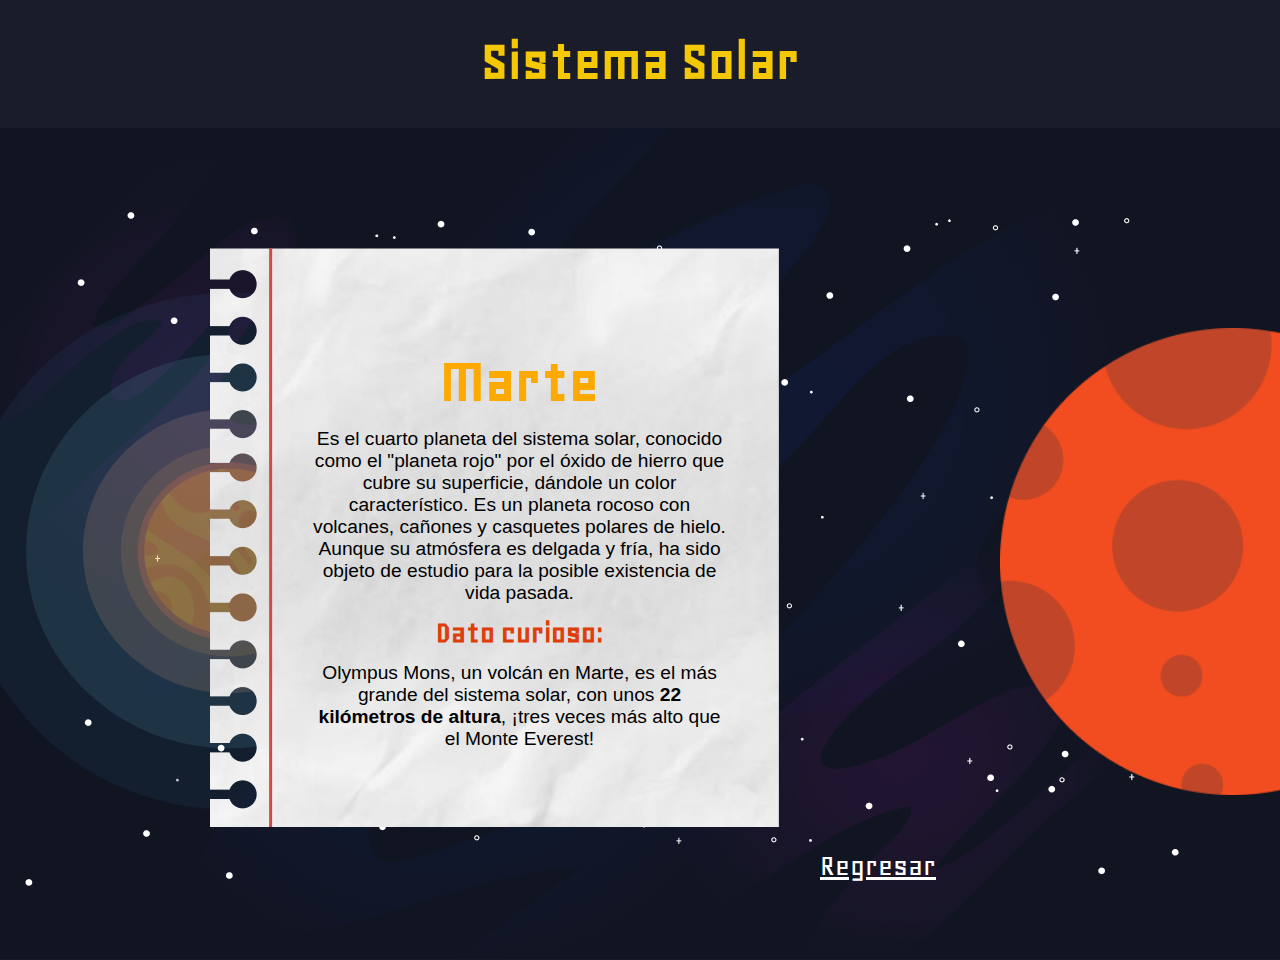
<file: planets/mars.html>
<!DOCTYPE html>
<html lang="en">
<head>
    <meta charset="UTF-8">
    <meta name="viewport" content="width=device-width, initial-scale=1.0">
    <title>Sistema solar-Marte</title>
    <link rel="shortcut icon" href="/assets/img/Marte.png" type="image/x-icon">
    <link rel="shortcut icon" href="assets/ico/sistema-solar.png" type="image/x-icon">
    <link rel="preconnect" href="https://fonts.googleapis.com">
    <link rel="preconnect" href="https://fonts.gstatic.com" crossorigin>
    <link href="https://fonts.googleapis.com/css2?family=Geo:ital@0;1&display=swap" rel="stylesheet">
    <link rel="stylesheet" href="/planets/venus.css">
    <link rel="stylesheet" href="https://cdnjs.cloudflare.com/ajax/libs/animate.css/4.1.1/animate.min.css"/>
</head>
    <header>
        <div class="header--title">
        <h1>Sistema Solar</h1>
        </div>
    </header>
    <main>
        <section class="planets--universe">
            <div class="planets--funfacts">
                <h2>Marte</h2><br>
                <p>Es el cuarto planeta del sistema solar, conocido como el "planeta rojo" por el óxido de hierro que cubre su superficie, dándole un color característico. Es un planeta rocoso con volcanes, cañones y casquetes polares de hielo. Aunque su atmósfera es delgada y fría, ha sido objeto de estudio para la posible existencia de vida pasada.</p><br>
                <h3>Dato curioso:</h3><br>
                <p>Olympus Mons, un volcán en Marte, es el más grande del sistema solar, con unos <b>22 kilómetros de altura</b>, ¡tres veces más alto que el Monte Everest!</p>
            </div>
            <div class="planets--img animate__animated animate__bounce">
                <img src="/assets/img/Marte.png" alt="Mars_img">
            </div>
            <a href="/index.html">Regresar</a>
        </section>
    </main>
    
</body>
</html>
</file>
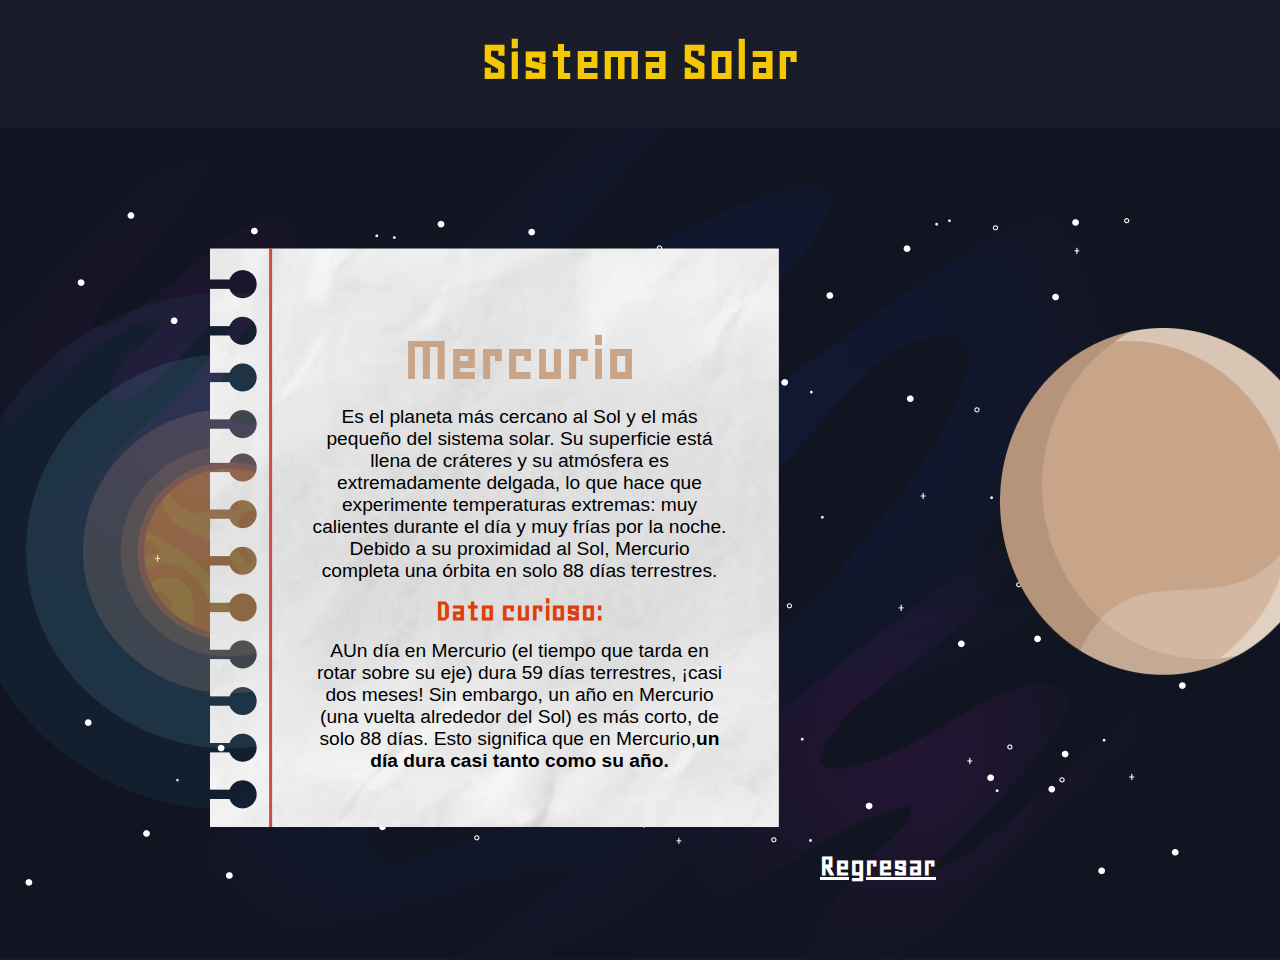
<file: planets/mercury.html>
<!DOCTYPE html>
<html lang="en">
<head>
    <meta charset="UTF-8">
    <meta name="viewport" content="width=device-width, initial-scale=1.0">
    <title>Sistema solar-Mercurio</title>
    <link rel="shortcut icon" href="/assets/img/Mercurio.png" type="image/x-icon">
    <link rel="shortcut icon" href="assets/ico/sistema-solar.png" type="image/x-icon">
    <link rel="preconnect" href="https://fonts.googleapis.com">
    <link rel="preconnect" href="https://fonts.gstatic.com" crossorigin>
    <link href="https://fonts.googleapis.com/css2?family=Geo:ital@0;1&display=swap" rel="stylesheet">
    <link rel="stylesheet" href="/planets/mercury.css">
    <link rel="stylesheet" href="https://cdnjs.cloudflare.com/ajax/libs/animate.css/4.1.1/animate.min.css"/>
</head>
<body>
    <header>
        <div class="header--title">
        <h1>Sistema Solar</h1>
        </div>
    </header>
    <main>
        <section class="planets--universe">
            <div class="planets--funfacts">
                <h2>Mercurio</h2><br>
                <p>Es el planeta más cercano al Sol y el más pequeño del sistema solar. Su superficie está llena de cráteres y su atmósfera es extremadamente delgada, lo que hace que experimente temperaturas extremas: muy calientes durante el día y muy frías por la noche. Debido a su proximidad al Sol, Mercurio completa una órbita en solo 88 días terrestres.</p><br>
                <h3>Dato curioso:</h3><br>
                <p>AUn día en Mercurio (el tiempo que tarda en rotar sobre su eje) dura 59 días terrestres, ¡casi dos meses! Sin embargo, un año en Mercurio (una vuelta alrededor del Sol) es más corto, de solo 88 días. Esto significa que en Mercurio,<b>un día dura casi tanto como su año.</b</p>
            </div>
            <div class="planets--img animate__animated animate__bounce">
                <img src="/assets/img/Mercurio.png" alt="Sun_img">
            </div>
            <a href="/index.html">Regresar</a>
        </section>
    </main>
    
</body>
</html>
</file>
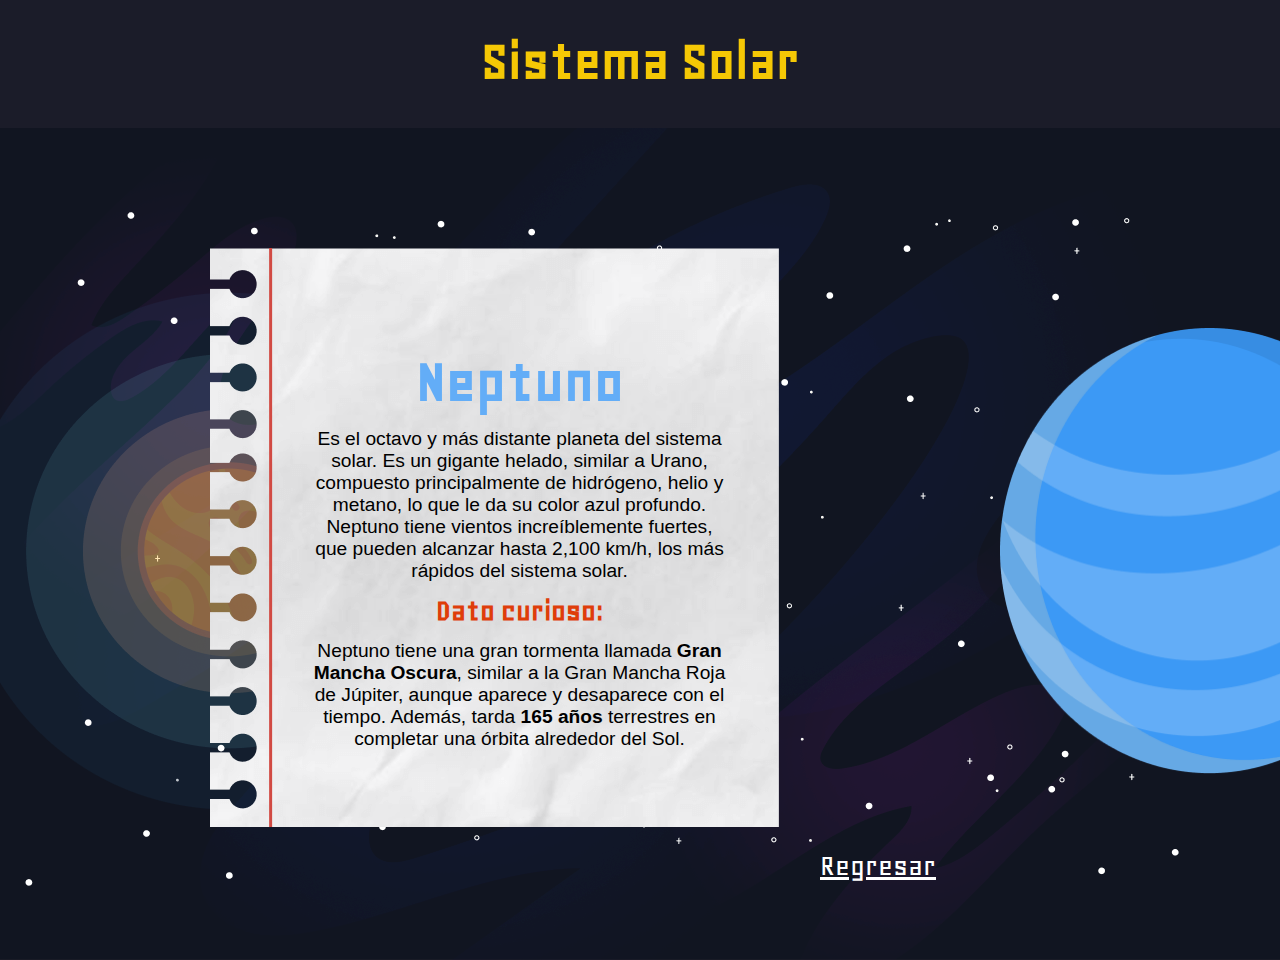
<file: planets/neptune.html>
<!DOCTYPE html>
<html lang="en">
<head>
    <meta charset="UTF-8">
    <meta name="viewport" content="width=device-width, initial-scale=1.0">
    <title>Sistema solar-Neptuno</title>
    <link rel="shortcut icon" href="/assets/img/Neptuno.png" type="image/x-icon">
    <link rel="shortcut icon" href="assets/ico/sistema-solar.png" type="image/x-icon">
    <link rel="preconnect" href="https://fonts.googleapis.com">
    <link rel="preconnect" href="https://fonts.gstatic.com" crossorigin>
    <link href="https://fonts.googleapis.com/css2?family=Geo:ital@0;1&display=swap" rel="stylesheet">
    <link rel="stylesheet" href="/planets/neptune.css">
    <link rel="stylesheet" href="https://cdnjs.cloudflare.com/ajax/libs/animate.css/4.1.1/animate.min.css"/>
</head>
    <header>
        <div class="header--title">
        <h1>Sistema Solar</h1>
        </div>
    </header>
    <main>
        <section class="planets--universe">
            <div class="planets--funfacts">
                <h2>Neptuno</h2><br>
                <p>Es el octavo y más distante planeta del sistema solar. Es un gigante helado, similar a Urano, compuesto principalmente de hidrógeno, helio y metano, lo que le da su color azul profundo. Neptuno tiene vientos increíblemente fuertes, que pueden alcanzar hasta 2,100 km/h, los más rápidos del sistema solar.</p><br>
                <h3>Dato curioso:</h3><br>
                <p>Neptuno tiene una gran tormenta llamada <b>Gran Mancha Oscura</b>, similar a la Gran Mancha Roja de Júpiter, aunque aparece y desaparece con el tiempo. Además, tarda <b>165 años</b> terrestres en completar una órbita alrededor del Sol.</p>
            </div>
            <div class="planets--img animate__animated animate__bounce">
                <img src="/assets/img/Neptuno.png" alt="Neptune_img">
            </div>
            <a href="/index.html">Regresar</a>
        </section>
    </main>
    
</body>
</html>
</file>
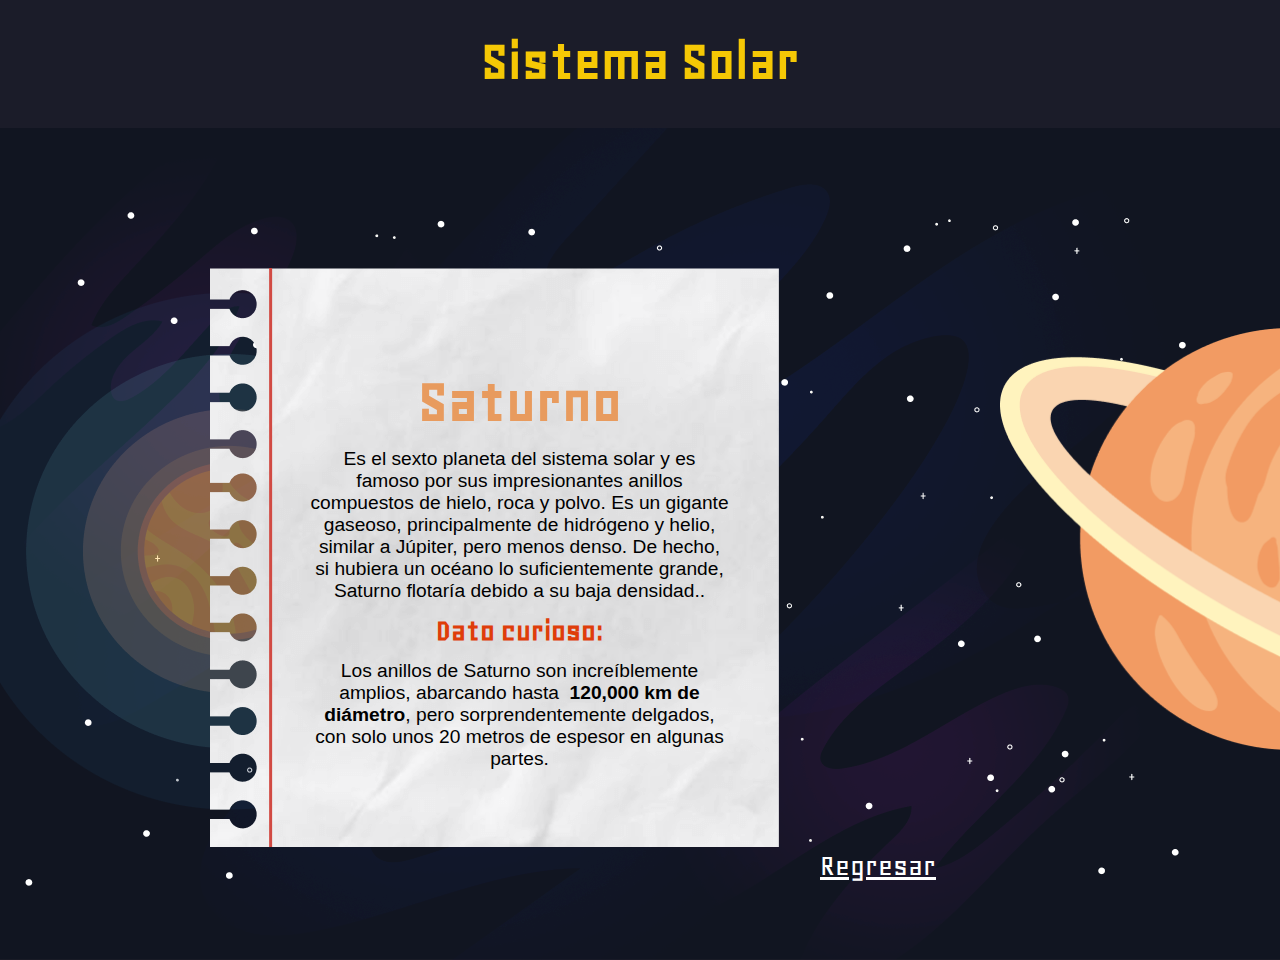
<file: planets/saturn.html>
<!DOCTYPE html>
<html lang="en">
<head>
    <meta charset="UTF-8">
    <meta name="viewport" content="width=device-width, initial-scale=1.0">
    <title>Sistema solar-Saturno</title>
    <link rel="shortcut icon" href="/assets/img/Saturno.png" type="image/x-icon">
    <link rel="shortcut icon" href="assets/ico/sistema-solar.png" type="image/x-icon">
    <link rel="preconnect" href="https://fonts.googleapis.com">
    <link rel="preconnect" href="https://fonts.gstatic.com" crossorigin>
    <link href="https://fonts.googleapis.com/css2?family=Geo:ital@0;1&display=swap" rel="stylesheet">
    <link rel="stylesheet" href="/planets/saturn.css">
    <link rel="stylesheet" href="https://cdnjs.cloudflare.com/ajax/libs/animate.css/4.1.1/animate.min.css"/>
</head>
    <header>
        <div class="header--title">
        <h1>Sistema Solar</h1>
        </div>
    </header>
    <main>
        <section class="planets--universe">
            <div class="planets--funfacts">
                <h2>Saturno</h2><br>
                <p>Es el sexto planeta del sistema solar y es famoso por sus impresionantes anillos compuestos de hielo, roca y polvo. Es un gigante gaseoso, principalmente de hidrógeno y helio, similar a Júpiter, pero menos denso. De hecho, si hubiera un océano lo suficientemente grande, Saturno flotaría debido a su baja densidad..</p><br>
                <h3>Dato curioso:</h3><br>
                <p>Los anillos de Saturno son increíblemente amplios, abarcando hasta  <b>120,000 km de diámetro</b>, pero sorprendentemente delgados, con solo unos 20 metros de espesor en algunas partes.</p>
            </div>
            <div class="planets--img animate__animated animate__bounce">
                <img src="/assets/img/Saturno.png" alt="Saturn_img">
            </div>
            <a href="/index.html">Regresar</a>
        </section>
    </main>
    
</body>
</html>
</file>
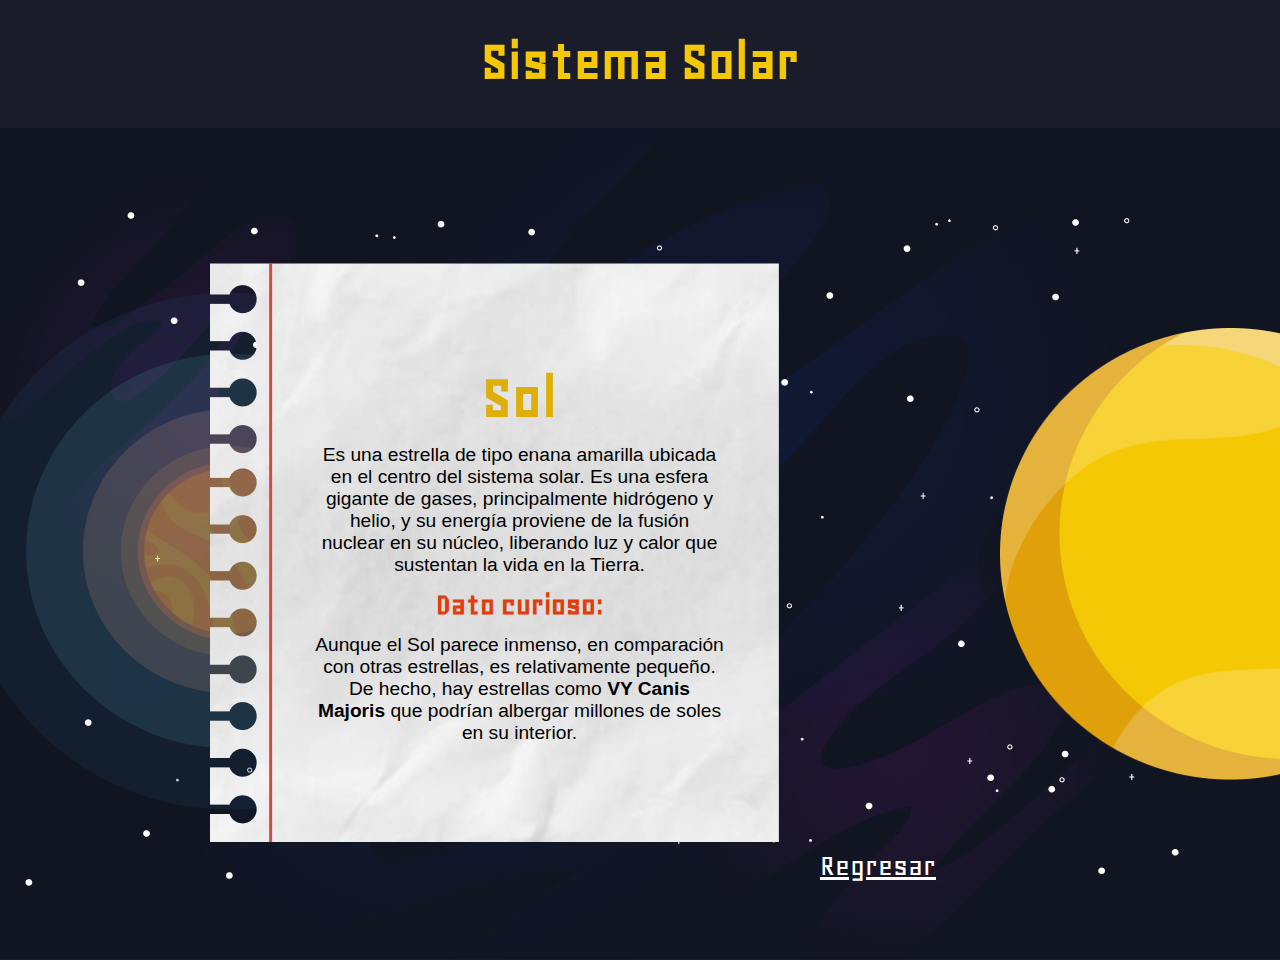
<file: planets/sun.html>
<!DOCTYPE html>
<html lang="en">
<head>
    <meta charset="UTF-8">
    <meta name="viewport" content="width=device-width, initial-scale=1.0">
    <title>Sistema solar-Sol</title>
    <link rel="shortcut icon" href="/assets/img/Sol.png" type="image/x-icon">
    <link rel="shortcut icon" href="assets/ico/sistema-solar.png" type="image/x-icon">
    <link rel="preconnect" href="https://fonts.googleapis.com">
    <link rel="preconnect" href="https://fonts.gstatic.com" crossorigin>
    <link href="https://fonts.googleapis.com/css2?family=Geo:ital@0;1&display=swap" rel="stylesheet">
    <link rel="stylesheet" href="/planets/sun.css">
    <link rel="stylesheet" href="https://cdnjs.cloudflare.com/ajax/libs/animate.css/4.1.1/animate.min.css"/>
</head>
<body>
    <header>
        <div class="header--title">
        <h1>Sistema Solar</h1>
        </div>
    </header>
    <main>
        <section class="planets--universe">
            <div class="planets--funfacts">
                <h2>Sol</h2><br>
                <p>Es una estrella de tipo enana amarilla ubicada en el centro del sistema solar. Es una esfera gigante de gases, principalmente hidrógeno y helio, y su energía proviene de la fusión nuclear en su núcleo, liberando luz y calor que sustentan la vida en la Tierra.</p><br>
                <h3>Dato curioso:</h3><br>
                <p>Aunque el Sol parece inmenso, en comparación con otras estrellas, es relativamente pequeño. De hecho, hay estrellas como <b>VY Canis Majoris</b> que podrían albergar millones de soles en su interior.</p>
            </div>
            <div class="planets--img animate__animated animate__bounce">
                <img src="/assets/img/Sol.png" alt="Sun_img">
            </div>
            <a href="/index.html">Regresar</a>
        </section>
    </main>
    
</body>
</html>
</file>
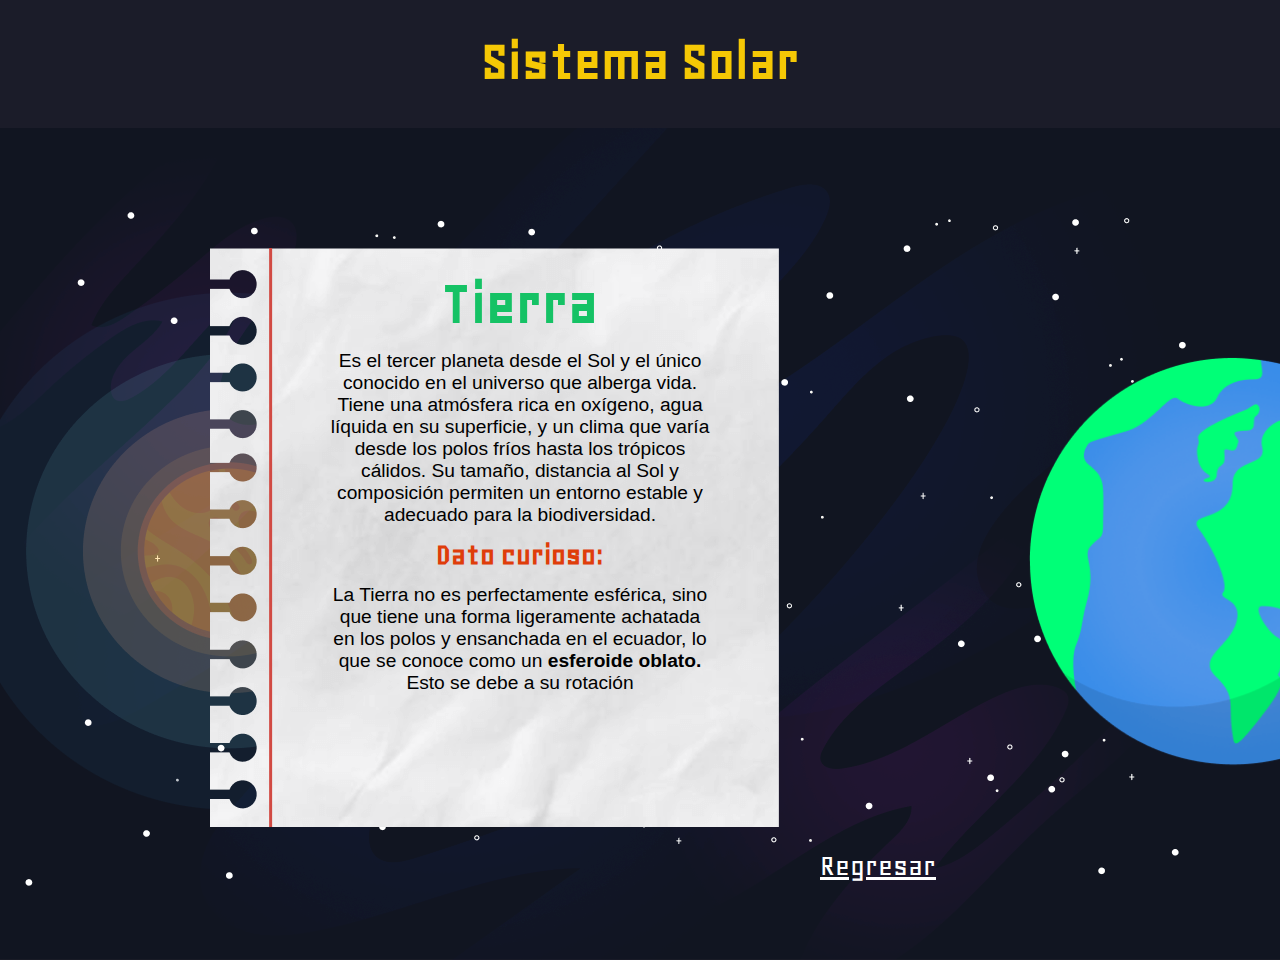
<file: planets/tierra.html>
<!DOCTYPE html>
<html lang="en">
<head>
    <meta charset="UTF-8">
    <meta name="viewport" content="width=device-width, initial-scale=1.0">
    <title>Sistema solar-Tierra</title>
    <link rel="shortcut icon" href="/assets/img/Tierra.png" type="image/x-icon">
    <link rel="shortcut icon" href="assets/ico/sistema-solar.png" type="image/x-icon">
    <link rel="preconnect" href="https://fonts.googleapis.com">
    <link rel="preconnect" href="https://fonts.gstatic.com" crossorigin>
    <link href="https://fonts.googleapis.com/css2?family=Geo:ital@0;1&display=swap" rel="stylesheet">
    <link rel="stylesheet" href="/planets/tierra.css">
    <link rel="stylesheet" href="https://cdnjs.cloudflare.com/ajax/libs/animate.css/4.1.1/animate.min.css"/>
</head>
<body>
    <header>
        <div class="header--title">
        <h1>Sistema Solar</h1>
        </div>
    </header>
    <main>
        <section class="planets--universe">
            <div class="planets--funfacts">
                <h2>Tierra</h2><br>
                <p>Es el tercer planeta desde el Sol y el único conocido en el universo que alberga vida. Tiene una atmósfera rica en oxígeno, agua líquida en su superficie, y un clima que varía desde los polos fríos hasta los trópicos cálidos. Su tamaño, distancia al Sol y composición permiten un entorno estable y adecuado para la biodiversidad.</p><br>
                <h3>Dato curioso:</h3><br>
                <p>La Tierra no es perfectamente esférica, sino que tiene una forma ligeramente achatada en los polos y ensanchada en el ecuador, lo que se conoce como un <b>esferoide oblato.</b> Esto se debe a su rotación</p>
            </div>
            <div class="planets--img animate__animated animate__bounce">
                <img src="/assets/img/Tierra.png" alt="Earth_img">
            </div>
            <a href="/index.html">Regresar</a>
        </section>
    </main>
    
</body>
</html>
</file>
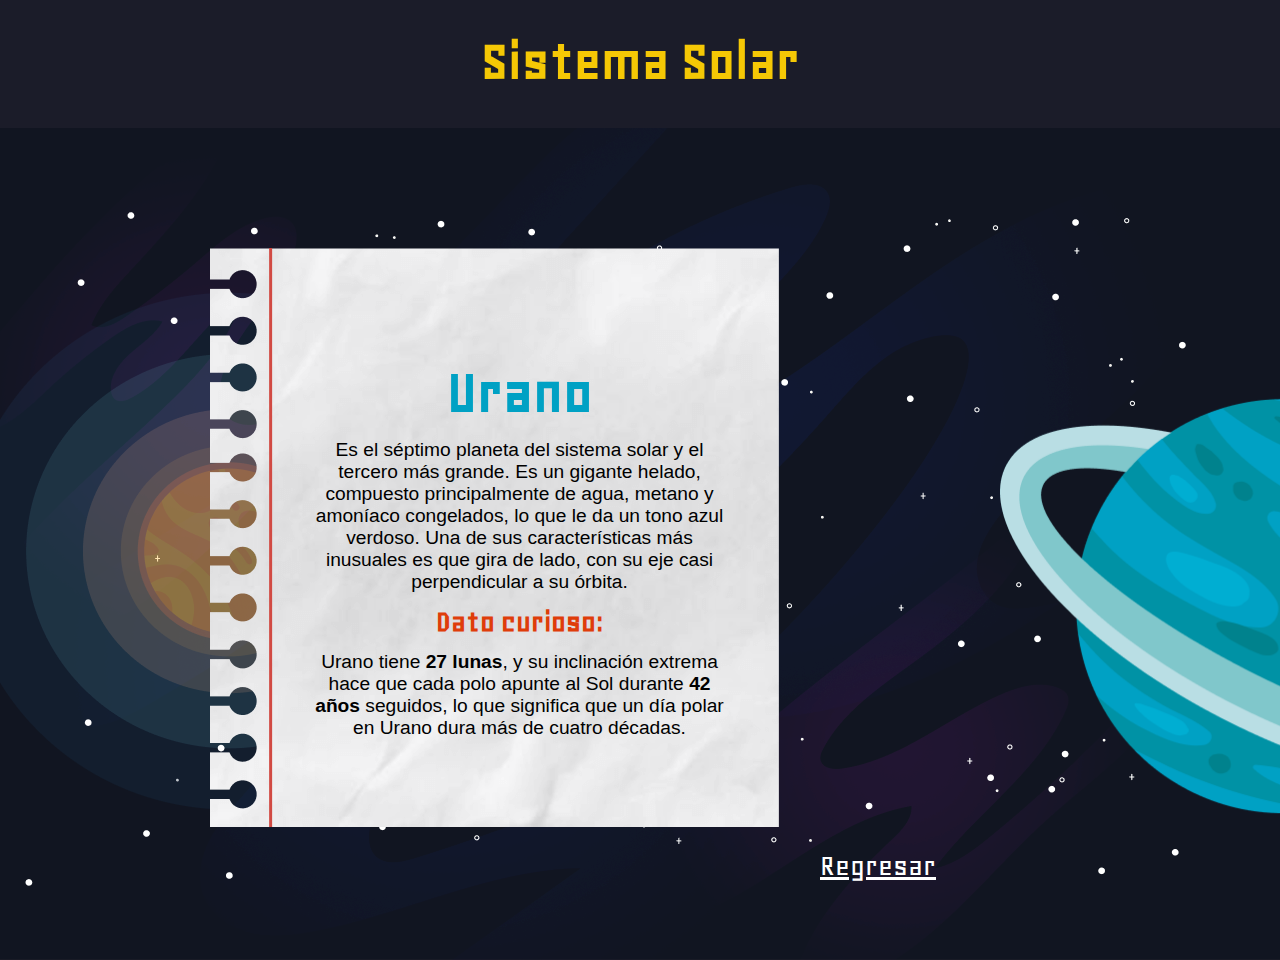
<file: planets/uranus.html>
<!DOCTYPE html>
<html lang="en">
<head>
    <meta charset="UTF-8">
    <meta name="viewport" content="width=device-width, initial-scale=1.0">
    <title>Sistema solar-Urano</title>
    <link rel="shortcut icon" href="/assets/img/Urano.png" type="image/x-icon">
    <link rel="shortcut icon" href="assets/ico/sistema-solar.png" type="image/x-icon">
    <link rel="preconnect" href="https://fonts.googleapis.com">
    <link rel="preconnect" href="https://fonts.gstatic.com" crossorigin>
    <link href="https://fonts.googleapis.com/css2?family=Geo:ital@0;1&display=swap" rel="stylesheet">
    <link rel="stylesheet" href="/planets/uranus.css">
    <link rel="stylesheet" href="https://cdnjs.cloudflare.com/ajax/libs/animate.css/4.1.1/animate.min.css"/>
</head>
    <header>
        <div class="header--title">
        <h1>Sistema Solar</h1>
        </div>
    </header>
    <main>
        <section class="planets--universe">
            <div class="planets--funfacts">
                <h2>Urano</h2><br>
                <p>Es el séptimo planeta del sistema solar y el tercero más grande. Es un gigante helado, compuesto principalmente de agua, metano y amoníaco congelados, lo que le da un tono azul verdoso. Una de sus características más inusuales es que gira de lado, con su eje casi perpendicular a su órbita.
                </p><br>
                <h3>Dato curioso:</h3><br>
                <p>Urano tiene <b>27 lunas</b>, y su inclinación extrema hace que cada polo apunte al Sol durante <b>42 años</b> seguidos, lo que significa que un día polar en Urano dura más de cuatro décadas.</p>
            </div>
            <div class="planets--img animate__animated animate__bounce">
                <img src="/assets/img/Urano.png" alt="Uranos_img">
            </div>
            <a href="/index.html">Regresar</a>
        </section>
    </main>
    
</body>
</html>
</file>
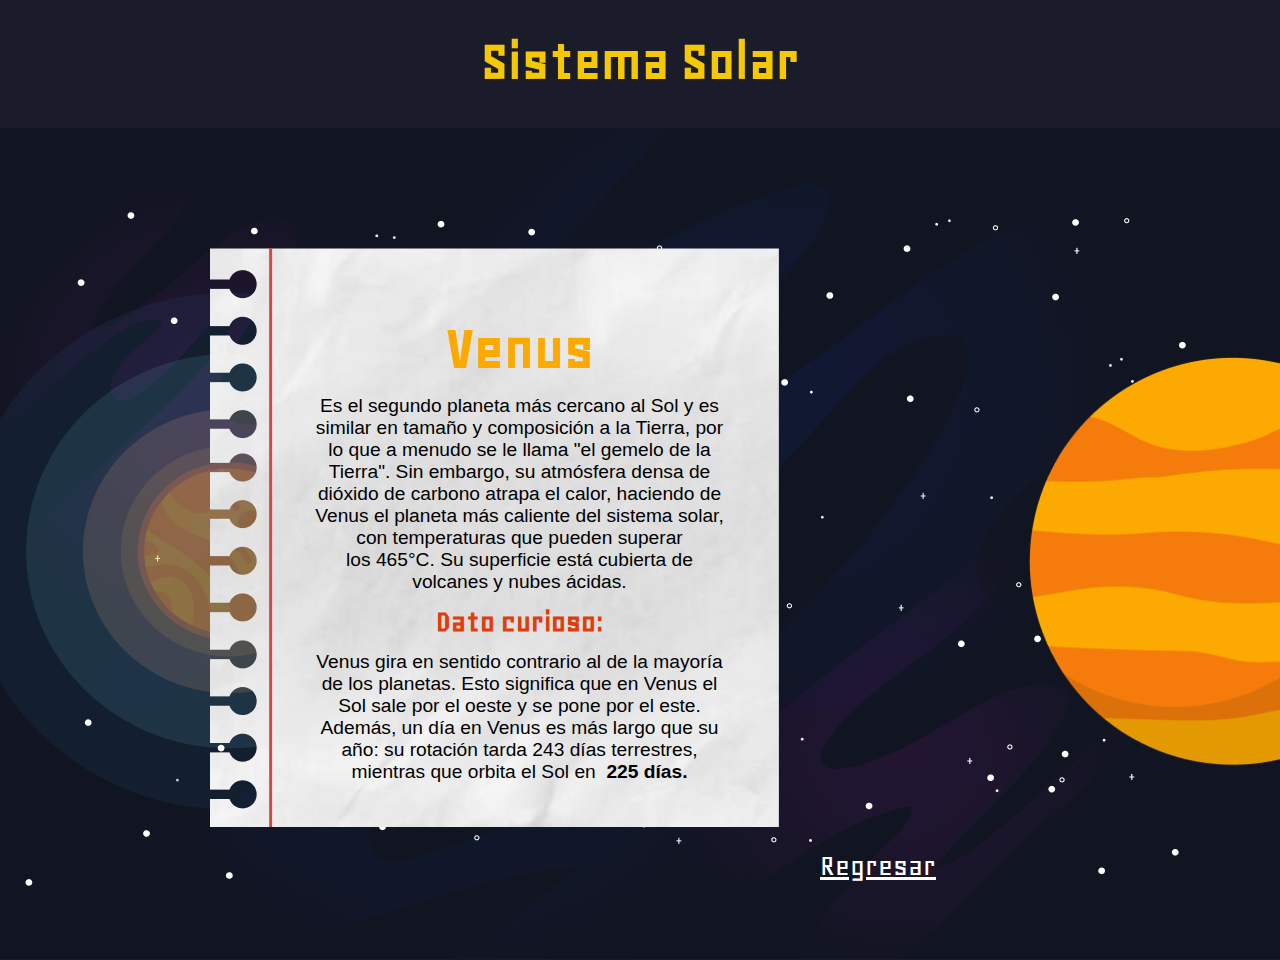
<file: planets/venus.html>
<!DOCTYPE html>
<html lang="en">
<head>
    <meta charset="UTF-8">
    <meta name="viewport" content="width=device-width, initial-scale=1.0">
    <title>Sistema solar-Venus</title>
    <link rel="shortcut icon" href="/assets/img/Venus.png" type="image/x-icon">
    <link rel="shortcut icon" href="assets/ico/sistema-solar.png" type="image/x-icon">
    <link rel="preconnect" href="https://fonts.googleapis.com">
    <link rel="preconnect" href="https://fonts.gstatic.com" crossorigin>
    <link href="https://fonts.googleapis.com/css2?family=Geo:ital@0;1&display=swap" rel="stylesheet">
    <link rel="stylesheet" href="/planets/venus.css">
    <link rel="stylesheet" href="https://cdnjs.cloudflare.com/ajax/libs/animate.css/4.1.1/animate.min.css"/>
</head>
<body>
    <header>
        <div class="header--title">
        <h1>Sistema Solar</h1>
        </div>
    </header>
    <main>
        <section class="planets--universe">
            <div class="planets--funfacts">
                <h2>Venus</h2><br>
                <p>Es el segundo planeta más cercano al Sol y es similar en tamaño y composición a la Tierra, por lo que a menudo se le llama "el gemelo de la Tierra". Sin embargo, su atmósfera densa de dióxido de carbono atrapa el calor, haciendo de Venus el planeta más caliente del sistema solar, con temperaturas que pueden superar los 465°C. Su superficie está cubierta de volcanes y nubes ácidas.</p><br>
                <h3>Dato curioso:</h3><br>
                <p>Venus gira en sentido contrario al de la mayoría de los planetas. Esto significa que en Venus el Sol sale por el oeste y se pone por el este. Además, un día en Venus es más largo que su año: su rotación tarda 243 días terrestres, mientras que orbita el Sol en <b> 225 días.</b></p>
            </div>
            <div class="planets--img animate__animated animate__bounce">
                <img src="/assets/img/Venus.png" alt="Venus_img">
            </div>
            <a href="/index.html">Regresar</a>
        </section>
    </main>
    
</body>
</html>
</file>
<file: planets/venus.css>
* {
    margin: 0;
    padding: 0;
    box-sizing: border-box;
}
html{
    overflow-x:hidden;
}

body {
    font-family: "Geo", system-ui;
    font-size: 62.5%;
    background-color: #1B1C29;
}
main{
    display: flex;
    justify-content: center;
    align-items: center;
    width:100%;
    height: 100%;
    background-image: url(../assets/img/planets-bg-mobile.png);
    background-position: center;

}
/*! Mobile version  */
/* header */
.header--title {
    width:320px;
    height: 128px;
    display: flex;
    flex-direction: row;
    justify-content: center;
    align-content: center;
    margin: 0 auto;
}

.header--title h1 {
    width: 210px;
    font-size: 3.6rem;
    color: #F5C805;
    text-align: center;
    margin: 0 auto;
}
/* planets */
.planets--universe{
    display: flex;
    flex-direction: column;
    justify-content: center;
    margin: 0 auto;
    position: relative;
}
.planets--funfacts{
    margin-top: 0;
    display: flex;
    flex-direction: column;
    justify-content: center;
    align-items: center;
    width: 330px;
    height: 484px;
    background-image: url(../assets/img/Hoja.png);
    padding-left: 50px;
    margin-bottom: 20px;
}
.planets--funfacts h2{
    margin-top: 20px;
    font-size: 2.6rem;
    color:#FCAA01;
    text-align: center;
}

.planets--funfacts h3{
    color:#DF3D0A;
    font-size:1.6rem;
    text-align: center;
}
.planets--funfacts p{
    width: 230px;
    height: auto;
    font-family: "Arial", sans-serif;
    font-size:0.9rem;
    text-align: center;
}
.planets--img img{
    width: 242px;
    height: 237px;
    display: flex;
    margin: 0 auto;
}
a{
    display: flex;
    margin:0 auto;
    margin-top: 20px;
    color: white;
    font-size: 1.6rem;
    text-align: center;
    margin-bottom: 20px;
}
/*! Desktop version  */
@media(min-width:1024px){
    main{
        display: flex;
        justify-content: center;
        align-items: center;
        width: 100%; /* Cambia a 100% */
        height: 100%; /* Cambia a 100% */
        background-image: url(/assets/img/planets-bg-desktop.png);
        background-size: cover; /* Asegura que la imagen de fondo cubra todo el contenedor */
        background-position: center;
    }
    .header--title h1 {
        width: 100%;
        margin-top: 30px;
    }
     /* planets */
     .planets--universe{
        display: flex;
        flex-direction: row;
        justify-content: flex-start;
        align-items: center;
        position:relative;
        width:100%;
        height: 832px;
    }
    .planets--funfacts{
        position: absolute;
        top: 120px;
        left: 210px; /* Ajusta la posición desde la izquierda */
        width: 569px;
        height: 579px;
    }
    .planets--funfacts h2{
        font-size: 4rem;
    }
    .planets--funfacts h3{
        font-size:2rem;
    }
    .planets--funfacts p{
        width: 420px;
        font-size:1.2rem;
    }
    .planets--img {
        position: absolute;
        top: 200px;
        left: 1000px;
    }
    .planets--img img{
        width:466px;
        height: 467px;
    }
    a{
        position: absolute;
        top: 700px;
        left: 820px;
        font-size: 2rem;
    }


}
</file>
<file: planets/mercury.css>
* {
    margin: 0;
    padding: 0;
    box-sizing: border-box;
}
html{
    overflow-x:hidden;
}

body {
    font-family: "Geo", system-ui;
    font-size: 62.5%;
    background-color: #1B1C29;
}
main{
    display: flex;
    justify-content: center;
    align-items: center;
    width:100%;
    height: 100%;
    background-image: url(../assets/img/planets-bg-mobile.png);
    background-position: center;

}
/*! Mobile version  */
/* header */
.header--title {
    width:320px;
    height: 128px;
    display: flex;
    flex-direction: row;
    justify-content: center;
    align-content: center;
    margin: 0 auto;
}

.header--title h1 {
    width: 210px;
    font-size: 3.6rem;
    color: #F5C805;
    text-align: center;
    margin: 0 auto;
}
/* planets */
.planets--universe{
    display: flex;
    flex-direction: column;
    justify-content: center;
    margin: 0 auto;
    position: relative;
}
.planets--funfacts{
    margin-top: 0;
    display: flex;
    flex-direction: column;
    justify-content: center;
    align-items: center;
    width: 330px;
    height: 484px;
    background-image: url(../assets/img/Hoja.png);
    padding-left: 50px;
    margin-bottom: 20px;
}
.planets--funfacts h2{
    margin-top: 20px;
    font-size: 2.6rem;
    color:#C8A589;
    text-align: center;
}

.planets--funfacts h3{
    color:#DF3D0A;
    font-size:1.6rem;
    text-align: center;
}
.planets--funfacts p{
    width: 230px;
    height: auto;
    font-family: "Arial", sans-serif;
    font-size:0.9rem;
    text-align: center;
}
.planets--img img{
    width: 242px;
    height: 237px;
    display: flex;
    margin: 0 auto;
}
a{
    display: flex;
    margin:0 auto;
    margin-top: 20px;
    color: white;
    font-size: 1.6rem;
    text-align: center;
    margin-bottom: 20px;
}
/*! Desktop version  */
@media(min-width:1024px){
    main{
        display: flex;
        justify-content: center;
        align-items: center;
        width: 100%; /* Cambia a 100% */
        height: 100%; /* Cambia a 100% */
        background-image: url(/assets/img/planets-bg-desktop.png);
        background-size: cover; /* Asegura que la imagen de fondo cubra todo el contenedor */
        background-position: center;
    }
    .header--title h1 {
        width: 100%;
        margin-top: 30px;
    }
     /* planets */
     .planets--universe{
        display: flex;
        flex-direction: row;
        justify-content: flex-start;
        align-items: center;
        position:relative;
        width:100%;
        height: 832px;
    }
    .planets--funfacts{
        position: absolute;
        top: 120px;
        left: 210px; /* Ajusta la posición desde la izquierda */
        width: 569px;
        height: 579px;
    }
    .planets--funfacts h2{
        font-size: 4rem;
    }
    .planets--funfacts h3{
        font-size:2rem;
    }
    .planets--funfacts p{
        width: 420px;
        font-size:1.2rem;
    }
    .planets--img {
        position: absolute;
        top: 200px;
        left: 1000px;
    }
    .planets--img img{
        width:327px;
        height: 347px;
    }
    a{
        position: absolute;
        top: 700px;
        left: 820px;
        font-size: 2rem;
    }


}
</file>
<file: planets/neptune.css>
* {
    margin: 0;
    padding: 0;
    box-sizing: border-box;
}
html{
    overflow-x:hidden;
}

body {
    font-family: "Geo", system-ui;
    font-size: 62.5%;
    background-color: #1B1C29;
}
main{
    display: flex;
    justify-content: center;
    align-items: center;
    width:100%;
    height: 100%;
    background-image: url(../assets/img/planets-bg-mobile.png);
    background-position: center;

}
/*! Mobile version  */
/* header */
.header--title {
    width:320px;
    height: 128px;
    display: flex;
    flex-direction: row;
    justify-content: center;
    align-content: center;
    margin: 0 auto;
}

.header--title h1 {
    width: 210px;
    font-size: 3.6rem;
    color: #F5C805;
    text-align: center;
    margin: 0 auto;
}
/* planets */
.planets--universe{
    display: flex;
    flex-direction: column;
    justify-content: center;
    margin: 0 auto;
    position: relative;
}
.planets--funfacts{
    display: flex;
    flex-direction: column;
    justify-content: center;
    align-items: center;
    width: 330px;
    height: 484px;
    background-image: url(../assets/img/Hoja.png);
    padding-left: 50px;
    margin-bottom: 20px;
}
.planets--funfacts h2{
    margin-top: 20px;
    font-size: 2.6rem;
    color:#63ADF7;
    text-align: center;
}

.planets--funfacts h3{
    color:#DF3D0A;
    font-size:1.6rem;
    text-align: center;
}
.planets--funfacts p{
    width: 230px;
    height: auto;
    font-family: "Arial", sans-serif;
    font-size:0.9rem;
    text-align: center;
}
.planets--img img{
    width: 202px;
    height: 214px;
    display: flex;
    margin: 0 auto;
}
a{
    display: flex;
    margin:0 auto;
    margin-top: 20px;
    color: white;
    font-size: 1.6rem;
    text-align: center;
    margin-bottom: 20px;
}
/*! Desktop version  */
@media(min-width:1024px){
    main{
        display: flex;
        justify-content: center;
        align-items: center;
        width: 100%; /* Cambia a 100% */
        height: 100%; /* Cambia a 100% */
        background-image: url(/assets/img/planets-bg-desktop.png);
        background-size: cover; /* Asegura que la imagen de fondo cubra todo el contenedor */
        background-position: center;
    }
    .header--title h1 {
        width: 100%;
        margin-top: 30px;
    }
     /* planets */
     .planets--universe{
        display: flex;
        flex-direction: row;
        justify-content: flex-start;
        align-items: center;
        position:relative;
        width:100%;
        height: 832px;
    }
    .planets--funfacts{
        position: absolute;
        top: 120px;
        left: 210px; /* Ajusta la posición desde la izquierda */
        width: 569px;
        height: 579px;
    }
    .planets--funfacts h2{
        font-size: 4rem;
    }
    .planets--funfacts h3{
        font-size:2rem;
    }
    .planets--funfacts p{
        width: 420px;
        font-size:1.2rem;
    }
    .planets--img {
        position: absolute;
        top: 200px;
        left: 1000px;
    }
    .planets--img img{
        width:419px;
        height: 446px;
    }
    a{
        position: absolute;
        top: 700px;
        left: 820px;
        font-size: 2rem;
    }


}
</file>
<file: planets/saturn.css>
* {
    margin: 0;
    padding: 0;
    box-sizing: border-box;
}
html{
    overflow-x:hidden;
}

body {
    font-family: "Geo", system-ui;
    font-size: 62.5%;
    background-color: #1B1C29;
}
main{
    display: flex;
    justify-content: center;
    align-items: center;
    width:100%;
    height: 100%;
    background-image: url(../assets/img/planets-bg-mobile.png);
    background-position: center;

}
/*! Mobile version  */
/* header */
.header--title {
    width:320px;
    height: 128px;
    display: flex;
    flex-direction: row;
    justify-content: center;
    align-content: center;
    margin: 0 auto;
}

.header--title h1 {
    width: 210px;
    font-size: 3.6rem;
    color: #F5C805;
    text-align: center;
    margin: 0 auto;
}
/* planets */
.planets--universe{
    display: flex;
    flex-direction: column;
    justify-content: center;
    margin: 0 auto;
    position: relative;
}
.planets--funfacts{
    margin-top: 20px;
    display: flex;
    flex-direction: column;
    justify-content: center;
    align-items: center;
    width: 330px;
    height: 484px;
    background-image: url(../assets/img/Hoja.png);
    padding-left: 50px;
    margin-bottom: 20px;
}
.planets--funfacts h2{
    margin-top: 20px;
    font-size: 2.6rem;
    color:#E89B5E;
    text-align: center;
}

.planets--funfacts h3{
    color:#DF3D0A;
    font-size:1.6rem;
    text-align: center;
}
.planets--funfacts p{
    width: 230px;
    height: auto;
    font-family: "Arial", sans-serif;
    font-size:0.9rem;
    text-align: center;
}
.planets--img img{
    width: 279px;
    height: 202px;
    display: flex;
    margin: 0 auto;
}
a{
    display: flex;
    margin:0 auto;
    margin-top: 20px;
    color: white;
    font-size: 1.6rem;
    text-align: center;
    margin-bottom: 20px;
}
/*! Desktop version  */
@media(min-width:1024px){
    main{
        display: flex;
        justify-content: center;
        align-items: center;
        width: 100%; /* Cambia a 100% */
        height: 100%; /* Cambia a 100% */
        background-image: url(/assets/img/planets-bg-desktop.png);
        background-size: cover; /* Asegura que la imagen de fondo cubra todo el contenedor */
        background-position: center;
    }
    .header--title h1 {
        width: 100%;
        margin-top: 30px;
    }
     /* planets */
     .planets--universe{
        display: flex;
        flex-direction: row;
        justify-content: flex-start;
        align-items: center;
        position:relative;
        width:100%;
        height: 832px;
    }
    .planets--funfacts{
        position: absolute;
        top: 120px;
        left: 210px; /* Ajusta la posición desde la izquierda */
        width: 569px;
        height: 579px;
    }
    .planets--funfacts h2{
        font-size: 4rem;
    }
    .planets--funfacts h3{
        font-size:2rem;
    }
    .planets--funfacts p{
        width: 420px;
        font-size:1.2rem;
    }
    .planets--img {
        position: absolute;
        top: 200px;
        left: 1000px;
    }
    .planets--img img{
        width:582px;
        height: 422px;
    }
    a{
        position: absolute;
        top: 700px;
        left: 820px;
        font-size: 2rem;
    }


}
</file>
<file: planets/sun.css>
* {
    margin: 0;
    padding: 0;
    box-sizing: border-box;
}
html{
    overflow-x:hidden;
}

body {
    font-family: "Geo", system-ui;
    font-size: 62.5%;
    background-color: #1B1C29;
}
main{
    display: flex;
    justify-content: center;
    align-items: center;
    width:100%;
    height: 100%;
    background-image: url(../assets/img/planets-bg-mobile.png);
    background-position: center;
}
/*! Mobile version  */
/* header */
.header--title {
    width:320px;
    height: 128px;
    display: flex;
    flex-direction: row;
    justify-content: center;
    align-content: center;
    margin: 0 auto;
}

.header--title h1 {
    width: 210px;
    font-size: 3.6rem;
    color: #F5C805;
    text-align: center;
    margin: 0 auto;
}
/* planets */
.planets--universe{
    display: flex;
    flex-direction: column;
    justify-content: center;
    margin: 0 auto;
    position: relative;
}
.planets--funfacts{
    margin-top: 15px;
    display: flex;
    flex-direction: column;
    justify-content: center;
    align-items: center;
    width: 330px;
    height: 464px;
    background-image: url(../assets/img/Hoja.png);
    padding-left: 50px;
    margin-bottom: 20px;
}
.planets--funfacts h2{
    font-size: 3.6rem;
    color:#DEAF0B;
    text-align: center;
}

.planets--funfacts h3{
    color:#DF3D0A;
    font-size:1.6rem;
    text-align: center;
}
.planets--funfacts p{
    width: 230px;
    height: auto;
    font-family: "Arial", sans-serif;
    font-size:1rem;
    text-align: center;
}
.planets--img img{
    width: 242px;
    height: 237px;
    display: flex;
    margin: 0 auto;
}
a{
    margin-top: 20px;
    color: white;
    font-size: 1.6rem;
    text-align: center;
    margin-bottom: 20px;
}
/*! Desktop version  */
@media(min-width:1024px){
    main{
        display: flex;
        justify-content: center;
        align-items: center;
        width: 100%; /* Cambia a 100% */
        height: 100%; /* Cambia a 100% */
        background-image: url(/assets/img/planets-bg-desktop.png);
        background-size: cover; /* Asegura que la imagen de fondo cubra todo el contenedor */
        background-position: center;
    }
    .header--title h1 {
        width: 100%;
        margin-top: 30px;
    }
     /* planets */
     .planets--universe{
        display: flex;
        flex-direction: row;
        justify-content: flex-start;
        align-items: center;
        position:relative;
        width:100%;
        height: 832px;
    }
    .planets--funfacts{
        position: absolute;
        top: 120px;
        left: 210px; /* Ajusta la posición desde la izquierda */
        width: 569px;
        height: 579px;
    }
    .planets--funfacts h2{
        font-size: 4rem;
    }
    .planets--funfacts h3{
        font-size:2rem;
    }
    .planets--funfacts p{
        width: 420px;
        font-size:1.2rem;
    }
    .planets--img {
        position: absolute;
        top: 200px;
        left: 1000px;
    }
    .planets--img img{
        width:461px;
        height: 452px;
    }
    a{
        position: absolute;
        top: 700px;
        left: 820px;
        font-size: 2rem;
    }


}
</file>
<file: planets/tierra.css>
* {
    margin: 0;
    padding: 0;
    box-sizing: border-box;
}
html{
    overflow-x:hidden;
}

body {
    font-family: "Geo", system-ui;
    font-size: 62.5%;
    background-color: #1B1C29;
}
main{
    display: flex;
    justify-content: center;
    width:100%;
    background-image: url(../assets/img/planets-bg-mobile.png);
    background-position: center;

}
/*! Mobile version  */
/* header */
.header--title {
    width:320px;
    height: 128px;
    display: flex;
    flex-direction: row;
    justify-content: center;
    margin: 0 auto;
}

.header--title h1 {
    width: 210px;
    font-size: 3.6rem;
    color: #F5C805;
    text-align: center;
    margin: 0 auto;
}
/* planets */
.planets--universe{
    display: flex;
    flex-direction: column;
    justify-content: center;
    margin: 0 auto;
    position: relative;
}
.planets--funfacts{
    display: flex;
    flex-direction: column;
    width: 330px;
    height: 484px;
    background-image: url(../assets/img/Hoja.png);
    padding-left: 50px;
    margin-bottom: 20px;
}
.planets--funfacts h2{
    margin-top: 20px;
    font-size: 2.8rem;
    color:#15C265;
    text-align: center;
}

.planets--funfacts h3{
    color:#DF3D0A;
    font-size:1.6rem;
    text-align: center;
}
.planets--funfacts p{
    width: 230px;
    height: auto;
    font-family: "Arial", sans-serif;
    font-size:0.9rem;
    text-align: center;
}
.planets--img img{
    width: 242px;
    height: 237px;
    display: flex;
    margin: 0 auto;
}
a{
    display: flex;
    margin:0 auto;
    margin-top: 20px;
    color: white;
    font-size: 1.6rem;
    text-align: center;
    margin-bottom: 20px;
}
/*! Desktop version  */
@media(min-width:1024px){
    main{
        display: flex;
        justify-content: center;
        align-items: center;
        width: 100%; /* Cambia a 100% */
        height: 100%; /* Cambia a 100% */
        background-image: url(/assets/img/planets-bg-desktop.png);
        background-size: cover; /* Asegura que la imagen de fondo cubra todo el contenedor */
        background-position: center;
    }
    .header--title h1 {
        width: 100%;
        margin-top: 30px;
    }
     /* planets */
     .planets--universe{
        display: flex;
        flex-direction: row;
        justify-content: flex-start;
        align-items: center;
        position:relative;
        width:100%;
        height: 832px;
    }
    .planets--funfacts{
        position: absolute;
        top: 120px;
        left: 210px; /* Ajusta la posición desde la izquierda */
        width: 569px;
        height: 579px;
        padding: 0 auto;
    }
    .planets--funfacts h2{
        font-size: 4rem;
    }
    .planets--funfacts h3{
        font-size:2rem;
    }
    .planets--funfacts p{
        width: 450px;
        padding-left: 70px;
        font-size:1.2rem;
        text-align: center;
    }
    .planets--img {
        position: absolute;
        top: 200px;
        left: 1000px;
    }
    .planets--img img{
        width:466px;
        height: 467px;
    }
    a{
        position: absolute;
        top: 700px;
        left: 820px;
        font-size: 2rem;
    }


}
</file>
<file: planets/uranus.css>
* {
    margin: 0;
    padding: 0;
    box-sizing: border-box;
}
html{
    overflow-x:hidden;
}

body {
    font-family: "Geo", system-ui;
    font-size: 62.5%;
    background-color: #1B1C29;
}
main{
    display: flex;
    justify-content: center;
    align-items: center;
    width:100%;
    height: 100%;
    background-image: url(../assets/img/planets-bg-mobile.png);
    background-position: center;

}
/*! Mobile version  */
/* header */
.header--title {
    width:320px;
    height: 128px;
    display: flex;
    flex-direction: row;
    justify-content: center;
    align-content: center;
    margin: 0 auto;
}

.header--title h1 {
    width: 210px;
    font-size: 3.6rem;
    color: #F5C805;
    text-align: center;
    margin: 0 auto;
}
/* planets */
.planets--universe{
    display: flex;
    flex-direction: column;
    justify-content: center;
    margin: 0 auto;
    position: relative;
}
.planets--funfacts{
    display: flex;
    flex-direction: column;
    justify-content: center;
    align-items: center;
    width: 330px;
    height: 484px;
    background-image: url(../assets/img/Hoja.png);
    padding-left: 50px;
    margin-bottom: 20px;
}
.planets--funfacts h2{
    margin-top: 20px;
    font-size: 2.6rem;
    color:#00A1C4;
    text-align: center;
}

.planets--funfacts h3{
    color:#DF3D0A;
    font-size:1.6rem;
    text-align: center;
}
.planets--funfacts p{
    width: 230px;
    height: auto;
    font-family: "Arial", sans-serif;
    font-size:0.9rem;
    text-align: center;
}
.planets--img img{
    width: 279px;
    height: 275px;
    display: flex;
    margin: 0 auto;
}
a{
    display: flex;
    margin:0 auto;
    margin-top: 20px;
    color: white;
    font-size: 1.6rem;
    text-align: center;
    margin-bottom: 20px;
}
/*! Desktop version  */
@media(min-width:1024px){
    main{
        display: flex;
        justify-content: center;
        align-items: center;
        width: 100%; /* Cambia a 100% */
        height: 100%; /* Cambia a 100% */
        background-image: url(/assets/img/planets-bg-desktop.png);
        background-size: cover; /* Asegura que la imagen de fondo cubra todo el contenedor */
        background-position: center;
    }
    .header--title h1 {
        width: 100%;
        margin-top: 30px;
    }
     /* planets */
     .planets--universe{
        display: flex;
        flex-direction: row;
        justify-content: flex-start;
        align-items: center;
        position:relative;
        width:100%;
        height: 832px;
    }
    .planets--funfacts{
        position: absolute;
        top: 120px;
        left: 210px; /* Ajusta la posición desde la izquierda */
        width: 569px;
        height: 579px;
    }
    .planets--funfacts h2{
        font-size: 4rem;
    }
    .planets--funfacts h3{
        font-size:2rem;
    }
    .planets--funfacts p{
        width: 420px;
        font-size:1.2rem;
    }
    .planets--img {
        position: absolute;
        top: 200px;
        left: 1000px;
    }
    .planets--img img{
        width:566px;
        height: 557px;
    }
    a{
        position: absolute;
        top: 700px;
        left: 820px;
        font-size: 2rem;
    }


}
</file>
